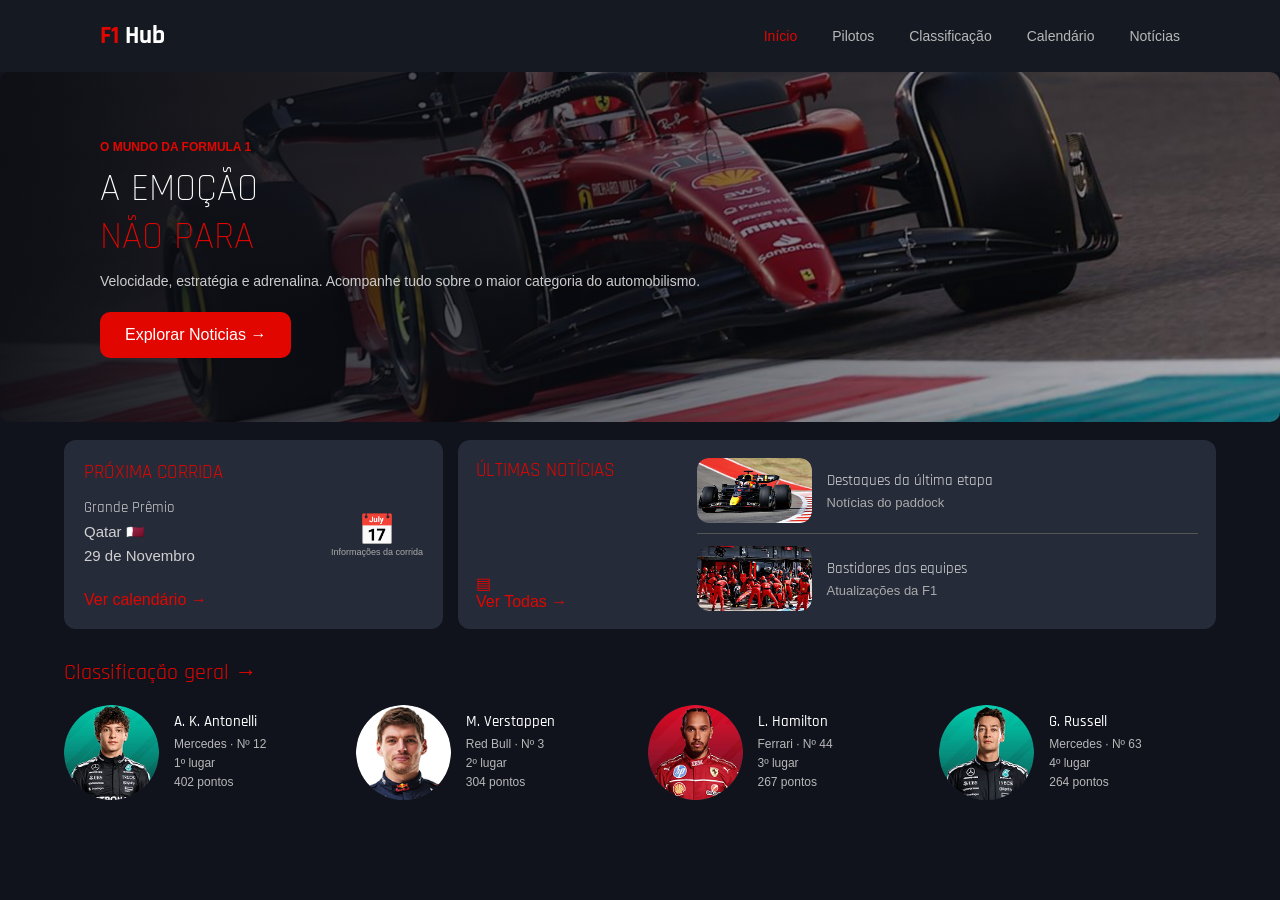
<file: index.html>
<!DOCTYPE html>
<html lang="pt-br">
<head>
    <meta charset="UTF-8">
    <meta name="viewport" content="width=device-width, initial-scale=1.0">
    <title>F1 HUB</title>
    <link rel="stylesheet" href="css/style.css">
</head>
<body>
    <header class="header">
        <div class="container">
            <a href="#" class="logo">
                <span>F1</span> Hub
            </a>
            <nav class="menu">
                <ul>
                    <li><a href="index.html">Início</a></li>
                    <li><a href="pilotos.html">Pilotos</a></li>
                    <li><a href="classificacao.html">Classificação</a></li>
                    <li><a href="calendario.html">Calendário</a></li>
                    <li><a href="noticias.html">Notícias</a></li>
                </ul>
            </nav>
        </div>
    </header>
    <main>
        <!-- Banner carro principal -->
        <section class="banner" id="inicio">
            <div class="banner-content">
                <span class="banner-subtitle">
                    O MUNDO DA FORMULA 1
                </span>
                <h1>
                    A EMOÇÃO<br>
                    <span>NÃO PARA</span>
                </h1>
                <p>
                    Velocidade, estratégia e adrenalina.
                    Acompanhe tudo sobre o maior categoria do automobilismo.
                </p>
                <a href="noticias.html" class="banner-button">
                    Explorar Noticias → 
                </a>
            </div>
        </section>
    <!-- ÁREA DE CORRIDA E NOTÍCIAS -->
<section class="dashboard">
    <!-- PRÓXIMA CORRIDA -->
    <div class="race-card" id="calendario">
        <h2>PRÓXIMA CORRIDA</h2>
        <div class="race-info">
            <div>
                <h3>Grande Prêmio</h3>
                <p>Qatar 🇶🇦</p>
                <p>29 de Novembro</p>
            </div>
            <div class="race-icon">
                📅
                <small>Informações da corrida</small>
            </div>
        </div>
        <a href="calendario.html" class="card-link">
            Ver calendário →
        </a>
    </div>

    <!-- ÚLTIMAS NOTÍCIAS -->
    <div class="news-card" id="noticias">
        <div class="news-title">
            <h2>ÚLTIMAS NOTÍCIAS</h2>
            <a href="noticias.html" class="card-link">
                ▤<br>
                Ver Todas →
            </a>
        </div>
        <div class="news-list">
            <!-- NOTÍCIA 1 -->
            <article class="news-item">
                <img src="assets/images/noticia1.jpg"
                     alt="Carro de Fórmula 1">
                <div>
                    <h3>Destaques da última etapa</h3>
                    <p>Notícias do paddock</p>
                </div>
            </article>
            <!-- NOTÍCIA 2 -->
            <article class="news-item">
                <img src="assets/images/noticia2.jpg"
                     alt="Equipe de Fórmula 1">
                <div>
                    <h3>Bastidores das equipes</h3>
                    <p>Atualizações da F1</p>
                </div>
            </article>
        </div>
    </div>

</section>
<!-- CLASSIFICAÇÃO GERAL -->
<section class="standings" id="pilotos">
    <h2>
        <a href="classificacao.html">
            Classificação geral →
        </a>
    </h2>
    <div class="drivers-list">
        <!-- PILOTO 1 -->
        <article class="driver">
            <img src="assets/images/Antonelli.png"
                 alt="Kimi Antonelli">

            <div class="driver-info">
                <h3>A. K. Antonelli</h3>
                <p>Mercedes · Nº 12</p>
                <p>1º lugar</p>
                <p>402 pontos</p>
            </div>
        </article>
        <!-- PILOTO 2 -->
        <article class="driver">
            <img src="assets/images/verstappen.png"
                 alt=" Max Verstappen">
            <div class="driver-info">
                <h3>M. Verstappen</h3>
                <p>Red Bull · Nº 3</p>
                <p>2º lugar</p>
                <p>304 pontos</p>
            </div>

        </article>

        <!-- PILOTO 3 -->
        <article class="driver">

            <img src="assets/images/hamilton.png"
                 alt="Lewis Hamilton">

            <div class="driver-info">
                <h3>L. Hamilton</h3>
                <p>Ferrari · Nº 44</p>
                <p>3º lugar</p>
                <p>267 pontos</p>
            </div>

        </article>

        <!-- PILOTO 4 -->
        <article class="driver">

            <img src="assets/images/russell.png"
                 alt="George Russell">

            <div class="driver-info">
                <h3>G. Russell</h3>
                <p>Mercedes · Nº 63</p>
                <p>4º lugar</p>
                <p>264 pontos</p>
            </div>
        </article>

    </div>

</section>


    </main>
    <script src="js/script.js"></script>
</body>
</html>
</file>
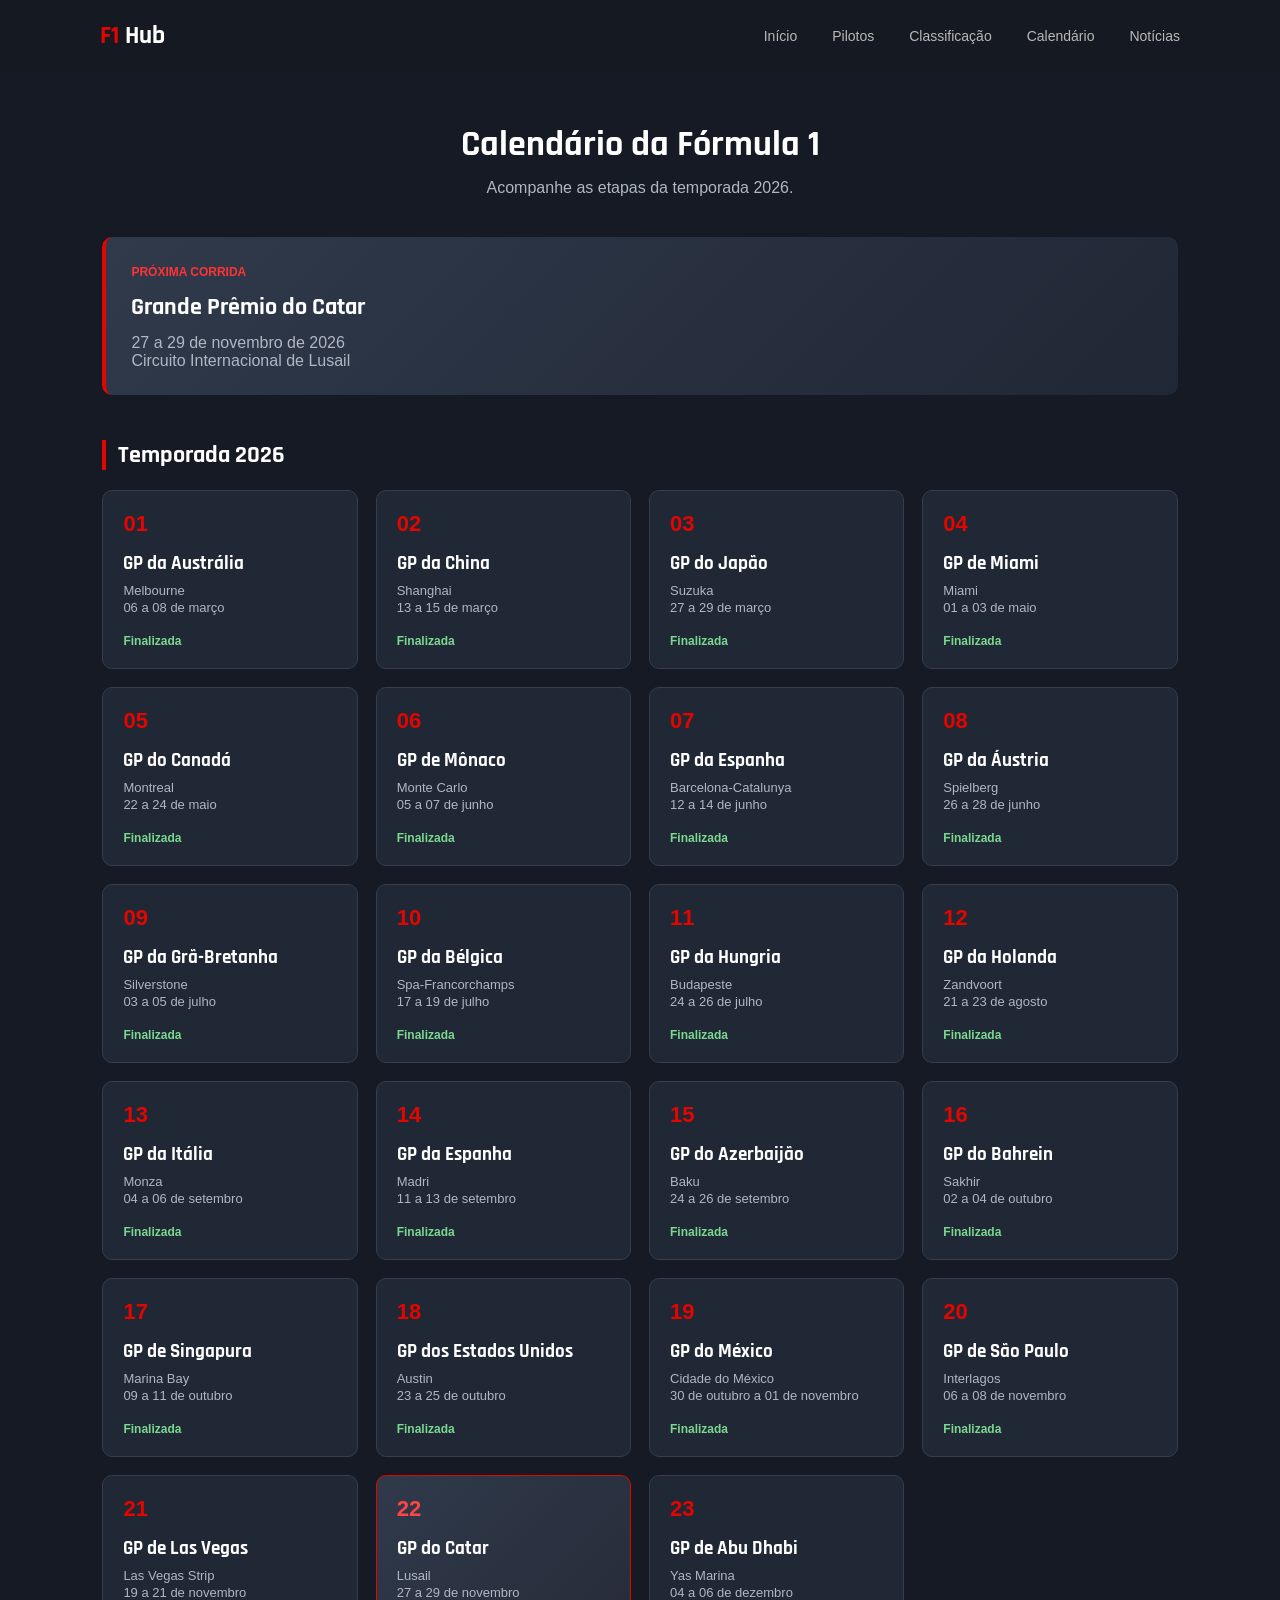
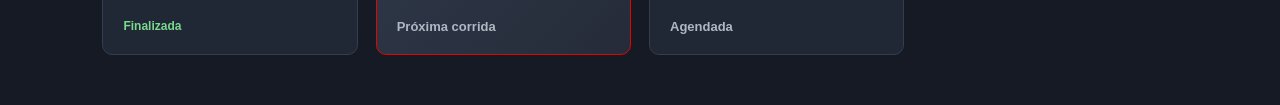
<file: calendario.html>
<!DOCTYPE html>
<html lang="pt-br">
<head>
    <meta charset="UTF-8">
    <meta name="viewport" content="width=device-width, initial-scale=1.0">
    <title>F1 Hub | Calendário</title>
    <link rel="stylesheet" href="css/style.css">
</head>
<body>
    <!-- CABEÇALHO -->
    <header class="header">
        <div class="container">
            <a href="index.html" class="logo">
                <span>F1</span> Hub
            </a>
            <nav class="menu">
                <ul>
                    <li> <a href="index.html">Início</a></li>
                    <li><a href="pilotos.html">Pilotos</a></li>
                    <li><a href="classificacao.html">Classificação</a></li>
                    <li><a href="calendario.html">Calendário</a></li>
                    <li><a href="noticias.html">Notícias</a></li>
                </ul>
            </nav>
        </div>
    </header>

<main class="calendario-page">

    <section class="calendario-intro">
        <h1>Calendário da Fórmula 1</h1>
        <p>Acompanhe as etapas da temporada 2026.</p>
    </section>

    <section class="proxima-corrida">
        <span class="corrida-status">PRÓXIMA CORRIDA</span>
        <h2>Grande Prêmio do Catar</h2>
        <p>27 a 29 de novembro de 2026</p>
        <span class="corrida-circuito">
            Circuito Internacional de Lusail
        </span>
    </section>

    <section class="calendario-section">

        <h2>Temporada 2026</h2>

        
<div class="corridas-grid">

    <article class="corrida-card">
        <span class="corrida-numero">01</span>
        <h3>GP da Austrália</h3>
        <p>Melbourne</p>
        <span>06 a 08 de março</span>
        <span class="corrida-finalizada">Finalizada</span>
    </article>

    <article class="corrida-card">
        <span class="corrida-numero">02</span>
        <h3>GP da China</h3>
        <p>Shanghai</p>
        <span>13 a 15 de março</span>
        <span class="corrida-finalizada">Finalizada</span>
    </article>

    <article class="corrida-card">
        <span class="corrida-numero">03</span>
        <h3>GP do Japão</h3>
        <p>Suzuka</p>
        <span>27 a 29 de março</span>
        <span class="corrida-finalizada">Finalizada</span>
    </article>

    <article class="corrida-card">
        <span class="corrida-numero">04</span>
        <h3>GP de Miami</h3>
        <p>Miami</p>
        <span>01 a 03 de maio</span>
        <span class="corrida-finalizada">Finalizada</span>
    </article>

    <article class="corrida-card">
        <span class="corrida-numero">05</span>
        <h3>GP do Canadá</h3>
        <p>Montreal</p>
        <span>22 a 24 de maio</span>
        <span class="corrida-finalizada">Finalizada</span>
    </article>

    <article class="corrida-card">
        <span class="corrida-numero">06</span>
        <h3>GP de Mônaco</h3>
        <p>Monte Carlo</p>
        <span>05 a 07 de junho</span>
        <span class="corrida-finalizada">Finalizada</span>
    </article>

    <article class="corrida-card">
        <span class="corrida-numero">07</span>
        <h3>GP da Espanha</h3>
        <p>Barcelona-Catalunya</p>
        <span>12 a 14 de junho</span>
        <span class="corrida-finalizada">Finalizada</span>
    </article>

    <article class="corrida-card">
        <span class="corrida-numero">08</span>
        <h3>GP da Áustria</h3>
        <p>Spielberg</p>
        <span>26 a 28 de junho</span>
        <span class="corrida-finalizada">Finalizada</span>
    </article>

    <article class="corrida-card">
        <span class="corrida-numero">09</span>
        <h3>GP da Grã-Bretanha</h3>
        <p>Silverstone</p>
        <span>03 a 05 de julho</span>
        <span class="corrida-finalizada">Finalizada</span>
    </article>

    <article class="corrida-card">
        <span class="corrida-numero">10</span>
        <h3>GP da Bélgica</h3>
        <p>Spa-Francorchamps</p>
        <span>17 a 19 de julho</span>
        <span class="corrida-finalizada">Finalizada</span>
    </article>

    <article class="corrida-card">
        <span class="corrida-numero">11</span>
        <h3>GP da Hungria</h3>
        <p>Budapeste</p>
        <span>24 a 26 de julho</span>
        <span class="corrida-finalizada">Finalizada</span>
    </article>

    <article class="corrida-card">
        <span class="corrida-numero">12</span>
        <h3>GP da Holanda</h3>
        <p>Zandvoort</p>
        <span>21 a 23 de agosto</span>
        <span class="corrida-finalizada">Finalizada</span>
    </article>

    <article class="corrida-card">
        <span class="corrida-numero">13</span>
        <h3>GP da Itália</h3>
        <p>Monza</p>
        <span>04 a 06 de setembro</span>
        <span class="corrida-finalizada">Finalizada</span>
    </article>

    <article class="corrida-card">
        <span class="corrida-numero">14</span>
        <h3>GP da Espanha</h3>
        <p>Madri</p>
        <span>11 a 13 de setembro</span>
        <span class="corrida-finalizada">Finalizada</span>
    </article>

    <article class="corrida-card">
        <span class="corrida-numero">15</span>
        <h3>GP do Azerbaijão</h3>
        <p>Baku</p>
        <span>24 a 26 de setembro</span>
        <span class="corrida-finalizada">Finalizada</span>
    </article>

    <article class="corrida-card">
        <span class="corrida-numero">16</span>
        <h3>GP do Bahrein</h3>
        <p>Sakhir</p>
        <span>02 a 04 de outubro</span>
        <span class="corrida-finalizada">Finalizada</span>
    </article>

    <article class="corrida-card">
        <span class="corrida-numero">17</span>
        <h3>GP de Singapura</h3>
        <p>Marina Bay</p>
        <span>09 a 11 de outubro</span>
        <span class="corrida-finalizada">Finalizada</span>
    </article>

    <article class="corrida-card">
        <span class="corrida-numero">18</span>
        <h3>GP dos Estados Unidos</h3>
        <p>Austin</p>
        <span>23 a 25 de outubro</span>
        <span class="corrida-finalizada">Finalizada</span>
    </article>

    <article class="corrida-card">
        <span class="corrida-numero">19</span>
        <h3>GP do México</h3>
        <p>Cidade do México</p>
        <span>30 de outubro a 01 de novembro</span>
        <span class="corrida-finalizada">Finalizada</span>
    </article>

    <article class="corrida-card">
        <span class="corrida-numero">20</span>
        <h3>GP de São Paulo</h3>
        <p>Interlagos</p>
        <span>06 a 08 de novembro</span>
        <span class="corrida-finalizada">Finalizada</span>
    </article>

    <article class="corrida-card">
        <span class="corrida-numero">21</span>
        <h3>GP de Las Vegas</h3>
        <p>Las Vegas Strip</p>
        <span>19 a 21 de novembro</span>
        <span class="corrida-finalizada">Finalizada</span>
    </article>

    <article class="corrida-card corrida-destaque">
        <span class="corrida-numero">22</span>
        <h3>GP do Catar</h3>
        <p>Lusail</p>
        <span>27 a 29 de novembro</span>
        <span class="corrida-proxima">Próxima corrida</span>
    </article>

    <article class="corrida-card">
        <span class="corrida-numero">23</span>
        <h3>GP de Abu Dhabi</h3>
        <p>Yas Marina</p>
        <span>04 a 06 de dezembro</span>
        <span class="corrida-agendada">Agendada</span>
    </article>

</div>


    </section>

</main>
</body>
</html>
</file>
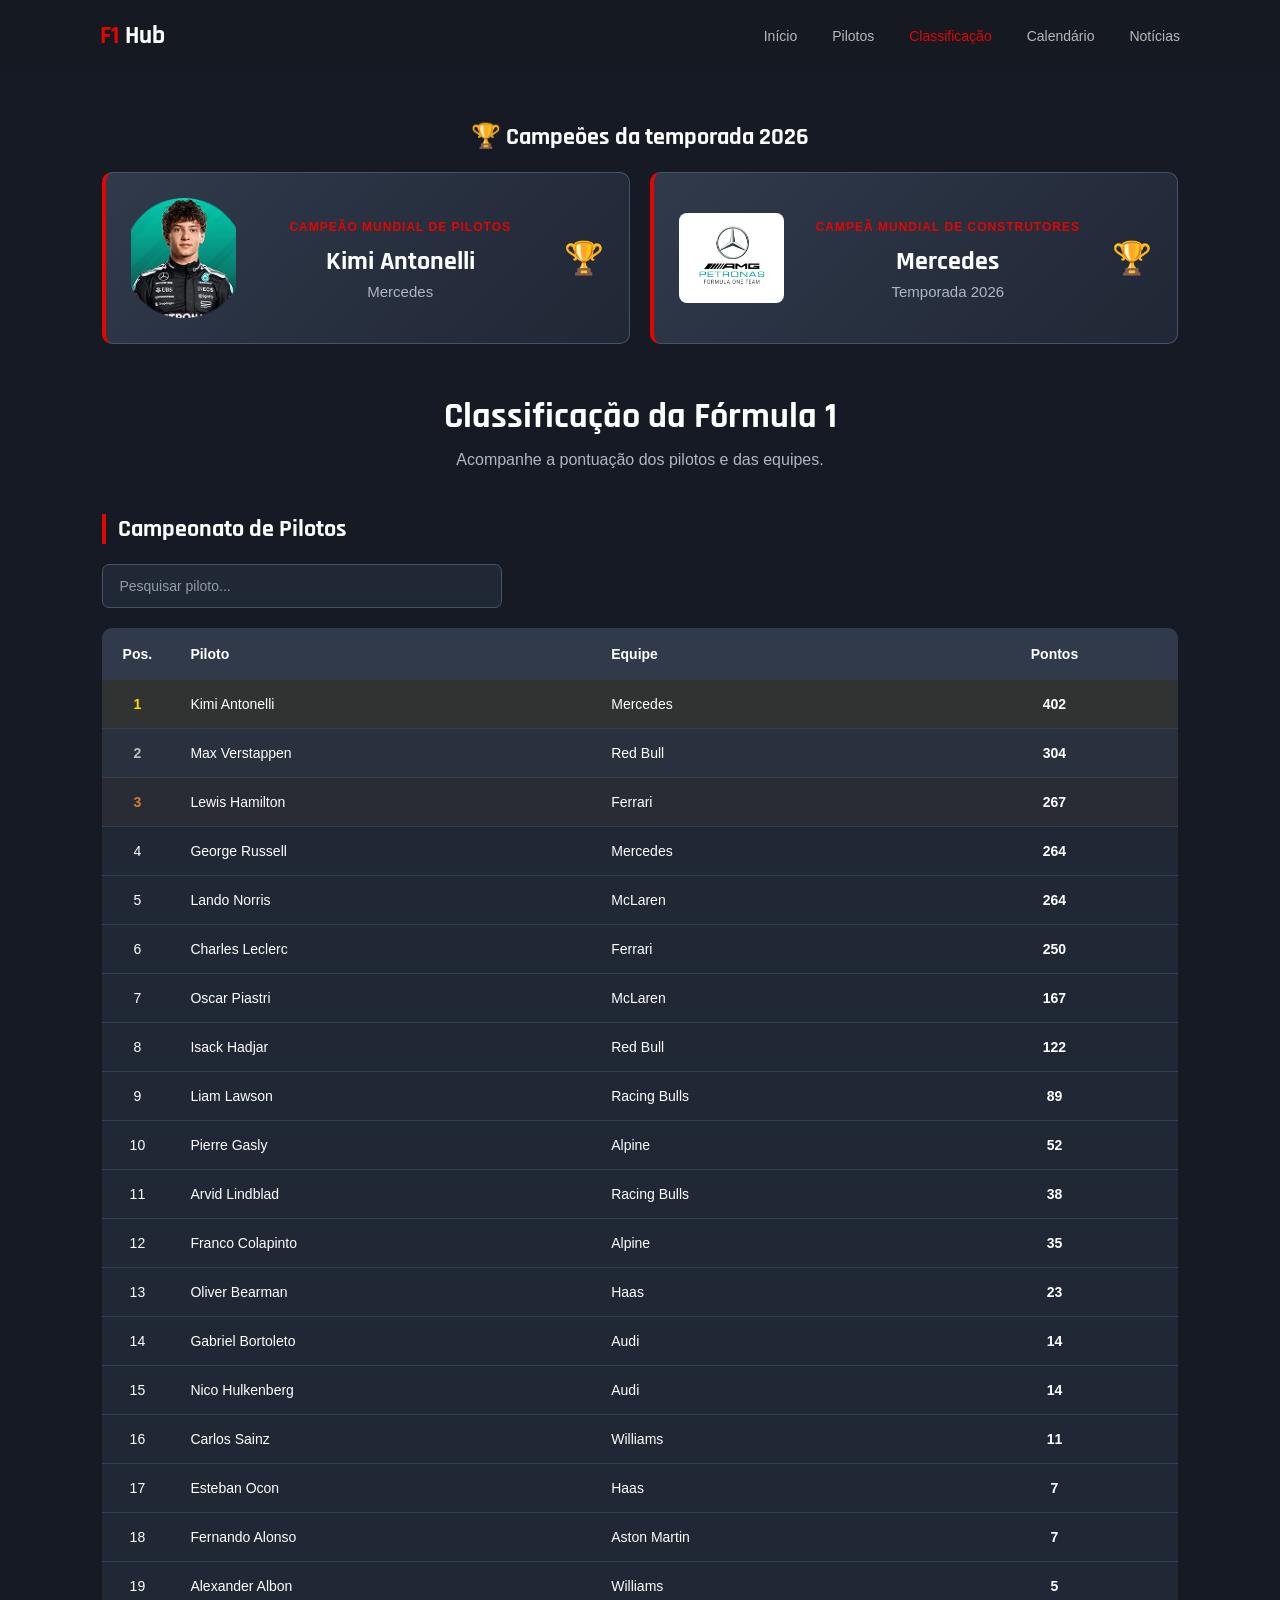
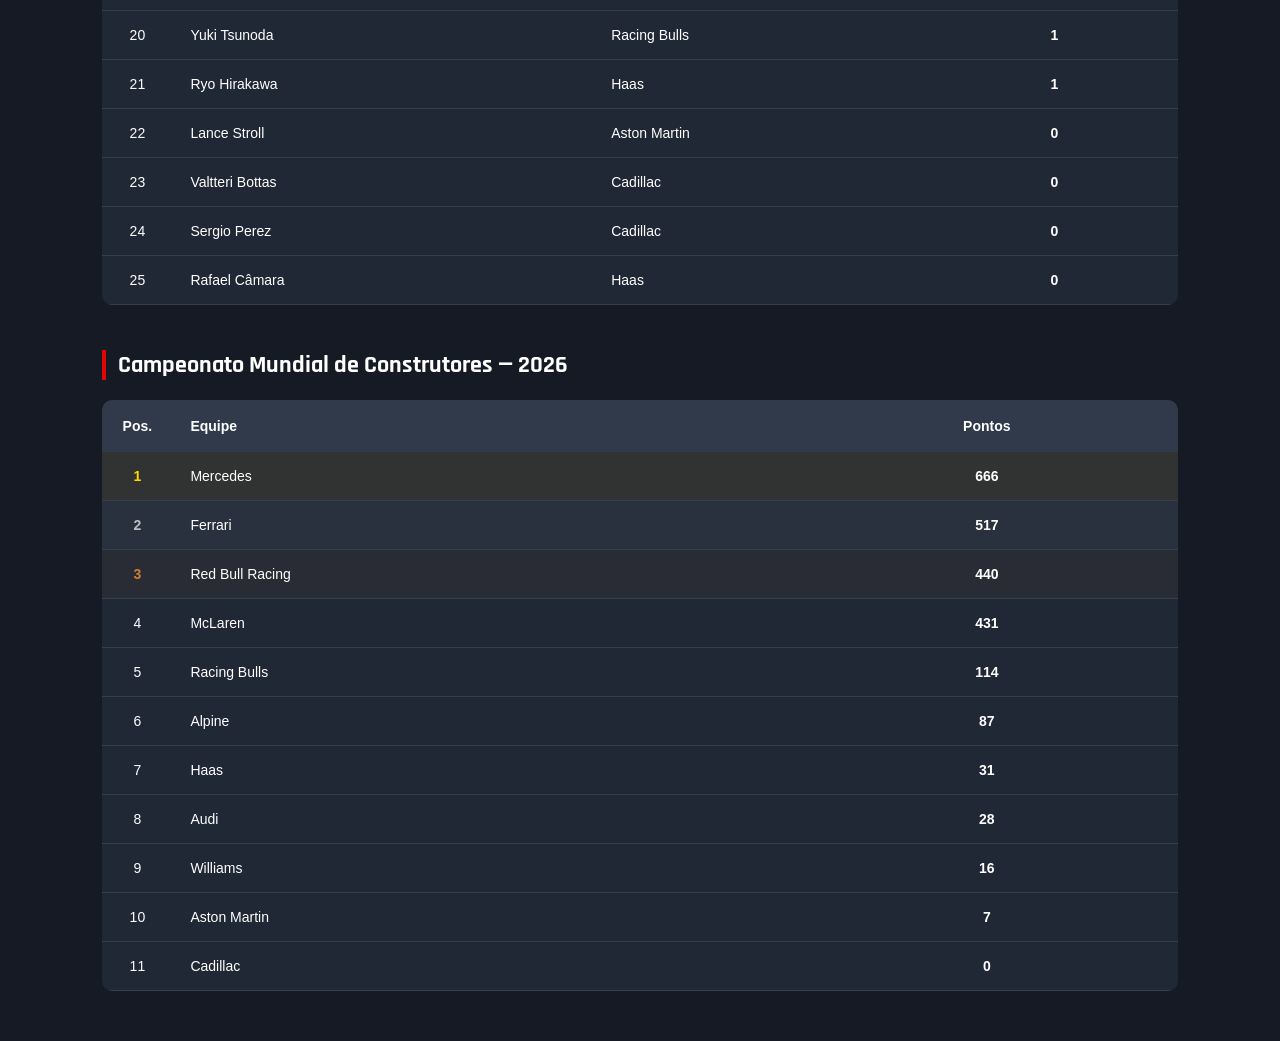
<file: classificacao.html>
<!DOCTYPE html>
<html lang="pt-br">

<head>
    <meta charset="UTF-8">
    <meta name="viewport" content="width=device-width, initial-scale=1.0">
    <title>F1 Hub | Classificação</title>
    <link rel="stylesheet" href="css/style.css">
</head>

<body>
    <!-- CABEÇALHO -->
    <header class="header">
        <div class="container">
            <a href="index.html" class="logo">
                <span>F1</span> Hub
            </a>
            <nav class="menu">
                <ul>
                    <li> <a href="index.html">Início</a></li>
                    <li><a href="pilotos.html">Pilotos</a></li>
                    <li><a href="classificacao.html">Classificação</a></li>
                    <li><a href="calendario.html">Calendário</a></li>
                    <li><a href="noticias.html">Notícias</a></li>
                </ul>
            </nav>
        </div>
    </header>
    <main class="classificacao-page">
        <section class="classificacao-intro">
            <section class="campeoes">
                <h2>🏆 Campeões da temporada 2026</h2>
                <div class="campeoes-grid">
                    <div class="campeao-card">
                        <img src="assets/images/Antonelli.png" alt="Kimi Antonelli" class="campeao-imagem">
                        <div class="campeao-conteudo">
                            <span class="campeao-tipo">
                                CAMPEÃO MUNDIAL DE PILOTOS
                            </span>
                            <h3>Kimi Antonelli</h3>
                            <p>Mercedes</p>
                        </div>
                        <span class="campeao-trofeu">🏆</span>
                    </div>
                    <div class="campeao-card">
                        <img src="assets/images/mercedes.png" alt="Logo da Mercedes"
                            class="campeao-imagem logo-mercedes">
                        <div class="campeao-conteudo">
                            <span class="campeao-tipo">
                                CAMPEÃ MUNDIAL DE CONSTRUTORES
                            </span>
                            <h3>Mercedes</h3>
                            <p>Temporada 2026</p>
                        </div>
                        <span class="campeao-trofeu">🏆</span>
                    </div>
                </div>
            </section>
            <h1>Classificação da Fórmula 1</h1>
            <p>Acompanhe a pontuação dos pilotos e das equipes.</p>
        </section>

        <section class="classificacao-section">
            <h2>Campeonato de Pilotos</h2>
            <div class="pesquisa-pilotos">
                <input type="text" id="buscarPiloto" placeholder="Pesquisar piloto...">
            </div>
            <div class="tabela-container">
                <table class="tabela-classificacao tabela-pilotos">
                    <thead>
                        <tr>
                            <th>Pos.</th>
                            <th>Piloto</th>
                            <th>Equipe</th>
                            <th>Pontos</th>
                        </tr>
                    </thead>
                        <!-- Os pilotos serão adicionados aqui -->
                    <tbody>
                        <tr class="primeiro-lugar">
                            <td>1</td>
                            <td>Kimi Antonelli</td>
                            <td>Mercedes</td>
                            <td>402</td>
                        </tr>

                        <tr class="segundo-lugar">
                            <td>2</td>
                            <td>Max Verstappen</td>
                            <td>Red Bull</td>
                            <td>304</td>
                        </tr>

                        <tr class="terceiro-lugar">
                            <td>3</td>
                            <td>Lewis Hamilton</td>
                            <td>Ferrari</td>
                            <td>267</td>
                        </tr>
                        <tr>
                            <td>4</td>
                            <td>George Russell</td>
                            <td>Mercedes</td>
                            <td>264</td>
                        </tr>
                        <tr>
                            <td>5</td>
                            <td>Lando Norris</td>
                            <td>McLaren</td>
                            <td>264</td>
                        </tr>
                        <tr>
                            <td>6</td>
                            <td>Charles Leclerc</td>
                            <td>Ferrari</td>
                            <td>250</td>
                        </tr>
                        <tr>
                            <td>7</td>
                            <td>Oscar Piastri</td>
                            <td>McLaren</td>
                            <td>167</td>
                        </tr>
                        <tr>
                            <td>8</td>
                            <td>Isack Hadjar</td>
                            <td>Red Bull</td>
                            <td>122</td>
                        </tr>
                        <tr>
                            <td>9</td>
                            <td>Liam Lawson</td>
                            <td>Racing Bulls</td>
                            <td>89</td>
                        </tr>
                        <tr>
                            <td>10</td>
                            <td>Pierre Gasly</td>
                            <td>Alpine</td>
                            <td>52</td>
                        </tr>
                        <tr>
                            <td>11</td>
                            <td>Arvid Lindblad</td>
                            <td>Racing Bulls</td>
                            <td>38</td>
                        </tr>
                        <tr>
                            <td>12</td>
                            <td>Franco Colapinto</td>
                            <td>Alpine</td>
                            <td>35</td>
                        </tr>
                        <tr>
                            <td>13</td>
                            <td>Oliver Bearman</td>
                            <td>Haas</td>
                            <td>23</td>
                        </tr>
                        <tr>
                            <td>14</td>
                            <td>Gabriel Bortoleto</td>
                            <td>Audi</td>
                            <td>14</td>
                        </tr>
                        <tr>
                            <td>15</td>
                            <td>Nico Hulkenberg</td>
                            <td>Audi</td>
                            <td>14</td>
                        </tr>
                        <tr>
                            <td>16</td>
                            <td>Carlos Sainz</td>
                            <td>Williams</td>
                            <td>11</td>
                        </tr>
                        <tr>
                            <td>17</td>
                            <td>Esteban Ocon</td>
                            <td>Haas</td>
                            <td>7</td>
                        </tr>
                        <tr>
                            <td>18</td>
                            <td>Fernando Alonso</td>
                            <td>Aston Martin</td>
                            <td>7</td>
                        </tr>
                        <tr>
                            <td>19</td>
                            <td>Alexander Albon</td>
                            <td>Williams</td>
                            <td>5</td>
                        </tr>
                        <tr>
                            <td>20</td>
                            <td>Yuki Tsunoda</td>
                            <td>Racing Bulls</td>
                            <td>1</td>
                        </tr>
                        <tr>
                            <td>21</td>
                            <td>Ryo Hirakawa</td>
                            <td>Haas</td>
                            <td>1</td>
                        </tr>
                        <tr>
                            <td>22</td>
                            <td>Lance Stroll</td>
                            <td>Aston Martin</td>
                            <td>0</td>
                        </tr>
                        <tr>
                            <td>23</td>
                            <td>Valtteri Bottas</td>
                            <td>Cadillac</td>
                            <td>0</td>
                        </tr>
                        <tr>
                            <td>24</td>
                            <td>Sergio Perez</td>
                            <td>Cadillac</td>
                            <td>0</td>
                        </tr>
                        <tr>
                            <td>25</td>
                            <td>Rafael Câmara</td>
                            <td>Haas</td>
                            <td>0</td>
                        </tr>
                    </tbody>

                    </tbody>
                </table>
            </div>
        </section>

        <section class="classificacao-section">

            <h2>Campeonato Mundial de Construtores — 2026</h2>

            <div class="tabela-container">
                <table class="tabela-classificacao">
                    <thead>
                        <tr>
                            <th>Pos.</th>
                            <th>Equipe</th>
                            <th>Pontos</th>
                        </tr>
                    </thead>

                    <tbody>
                        <tr class="primeiro-lugar">
                            <td>1</td>
                            <td>Mercedes</td>
                            <td>666</td>
                        </tr>

                        <tr class="segundo-lugar">
                            <td>2</td>
                            <td>Ferrari</td>
                            <td>517</td>
                        </tr>

                        <tr class="terceiro-lugar">
                            <td>3</td>
                            <td>Red Bull Racing</td>
                            <td>440</td>
                        </tr>
                        <tr>
                            <td>4</td>
                            <td>McLaren</td>
                            <td>431</td>
                        </tr>
                        <tr>
                            <td>5</td>
                            <td>Racing Bulls</td>
                            <td>114</td>
                        </tr>
                        <tr>
                            <td>6</td>
                            <td>Alpine</td>
                            <td>87</td>
                        </tr>
                        <tr>
                            <td>7</td>
                            <td>Haas</td>
                            <td>31</td>
                        </tr>
                        <tr>
                            <td>8</td>
                            <td>Audi</td>
                            <td>28</td>
                        </tr>
                        <tr>
                            <td>9</td>
                            <td>Williams</td>
                            <td>16</td>
                        </tr>
                        <tr>
                            <td>10</td>
                            <td>Aston Martin</td>
                            <td>7</td>
                        </tr>
                        <tr>
                            <td>11</td>
                            <td>Cadillac</td>
                            <td>0</td>
                        </tr>
                    </tbody>
                </table>
            </div>
        </section>
    </main>
    <script src="js/script.js"></script>
</body>
</html>
</file>
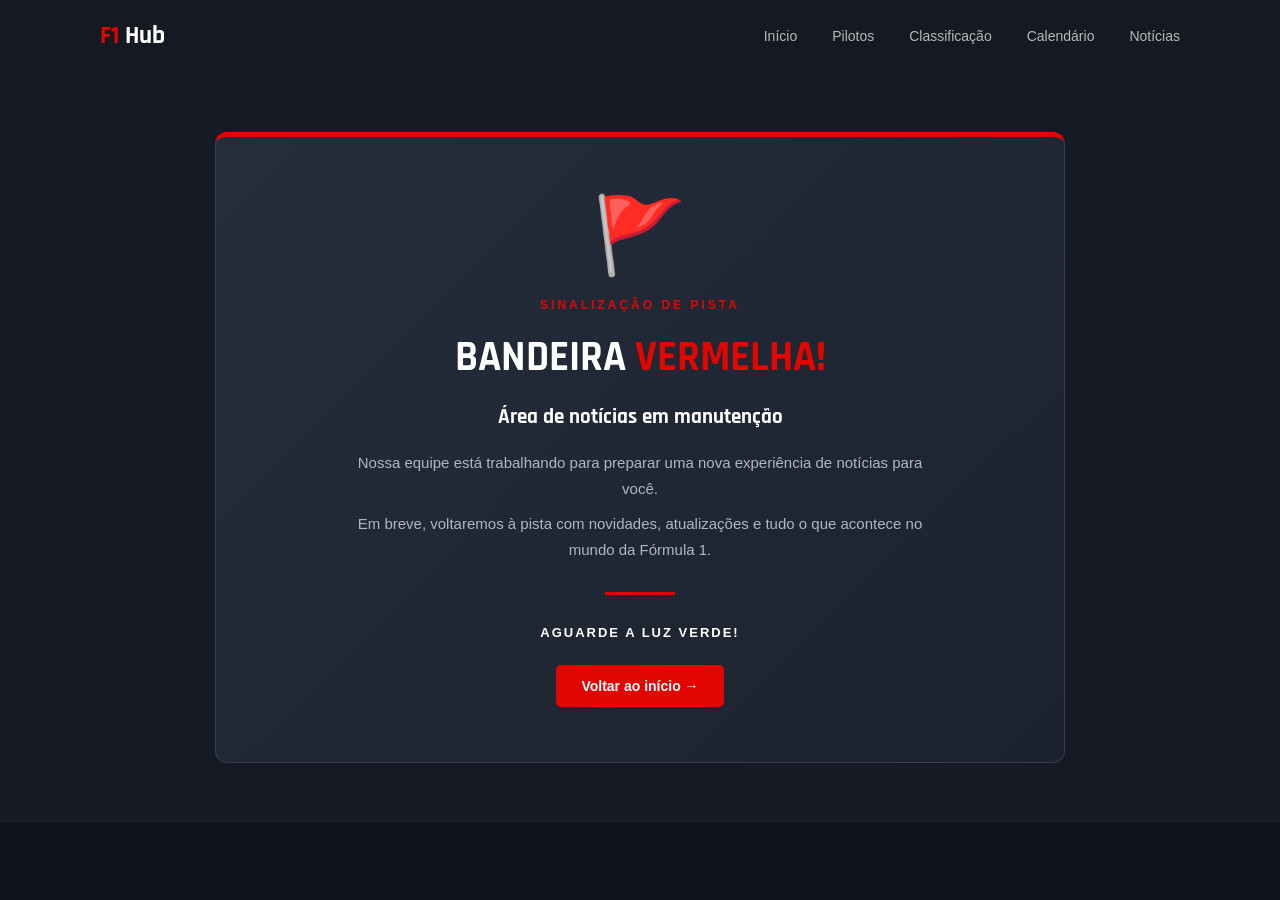
<file: noticias.html>
<!DOCTYPE html>
<html lang="pt-br">

<head>
    <meta charset="UTF-8">
    <meta name="viewport" content="width=device-width, initial-scale=1.0">
    <title>F1 Hub | Noticias</title>
    <link rel="stylesheet" href="css/style.css">
</head>

<body>
    <!-- CABEÇALHO -->
    <header class="header">
        <div class="container">
            <a href="index.html" class="logo">
                <span>F1</span> Hub
            </a>
            <nav class="menu">
                <ul>
                    <li> <a href="index.html">Início</a></li>
                    <li><a href="pilotos.html">Pilotos</a></li>
                    <li><a href="classificacao.html">Classificação</a></li>
                    <li><a href="calendario.html">Calendário</a></li>
                    <li><a href="noticias.html" >Notícias</a></li>
                </ul>
            </nav>
        </div>
    </header>
    <main class="noticias-page">
        <section class="noticias-manutencao">
            <div class="bandeira-vermelha">
                🚩
            </div>
            <span class="noticias-status">
                SINALIZAÇÃO DE PISTA
            </span>
            <h1>
                BANDEIRA <span>VERMELHA!</span>
            </h1>
            <h2>
                Área de notícias em manutenção
            </h2>
            <p>
                Nossa equipe está trabalhando para preparar
                uma nova experiência de notícias para você.
            </p>
            <p>
                Em breve, voltaremos à pista com novidades,
                atualizações e tudo o que acontece no mundo
                da Fórmula 1.
            </p>
            <div class="linha-manutencao"></div>
            <span class="noticias-em-breve">
                AGUARDE A LUZ VERDE!
            </span>
            <a href="index.html" class="noticias-button">
                Voltar ao início →
            </a>
        </section>
    </main>
</body>
</html>
</file>
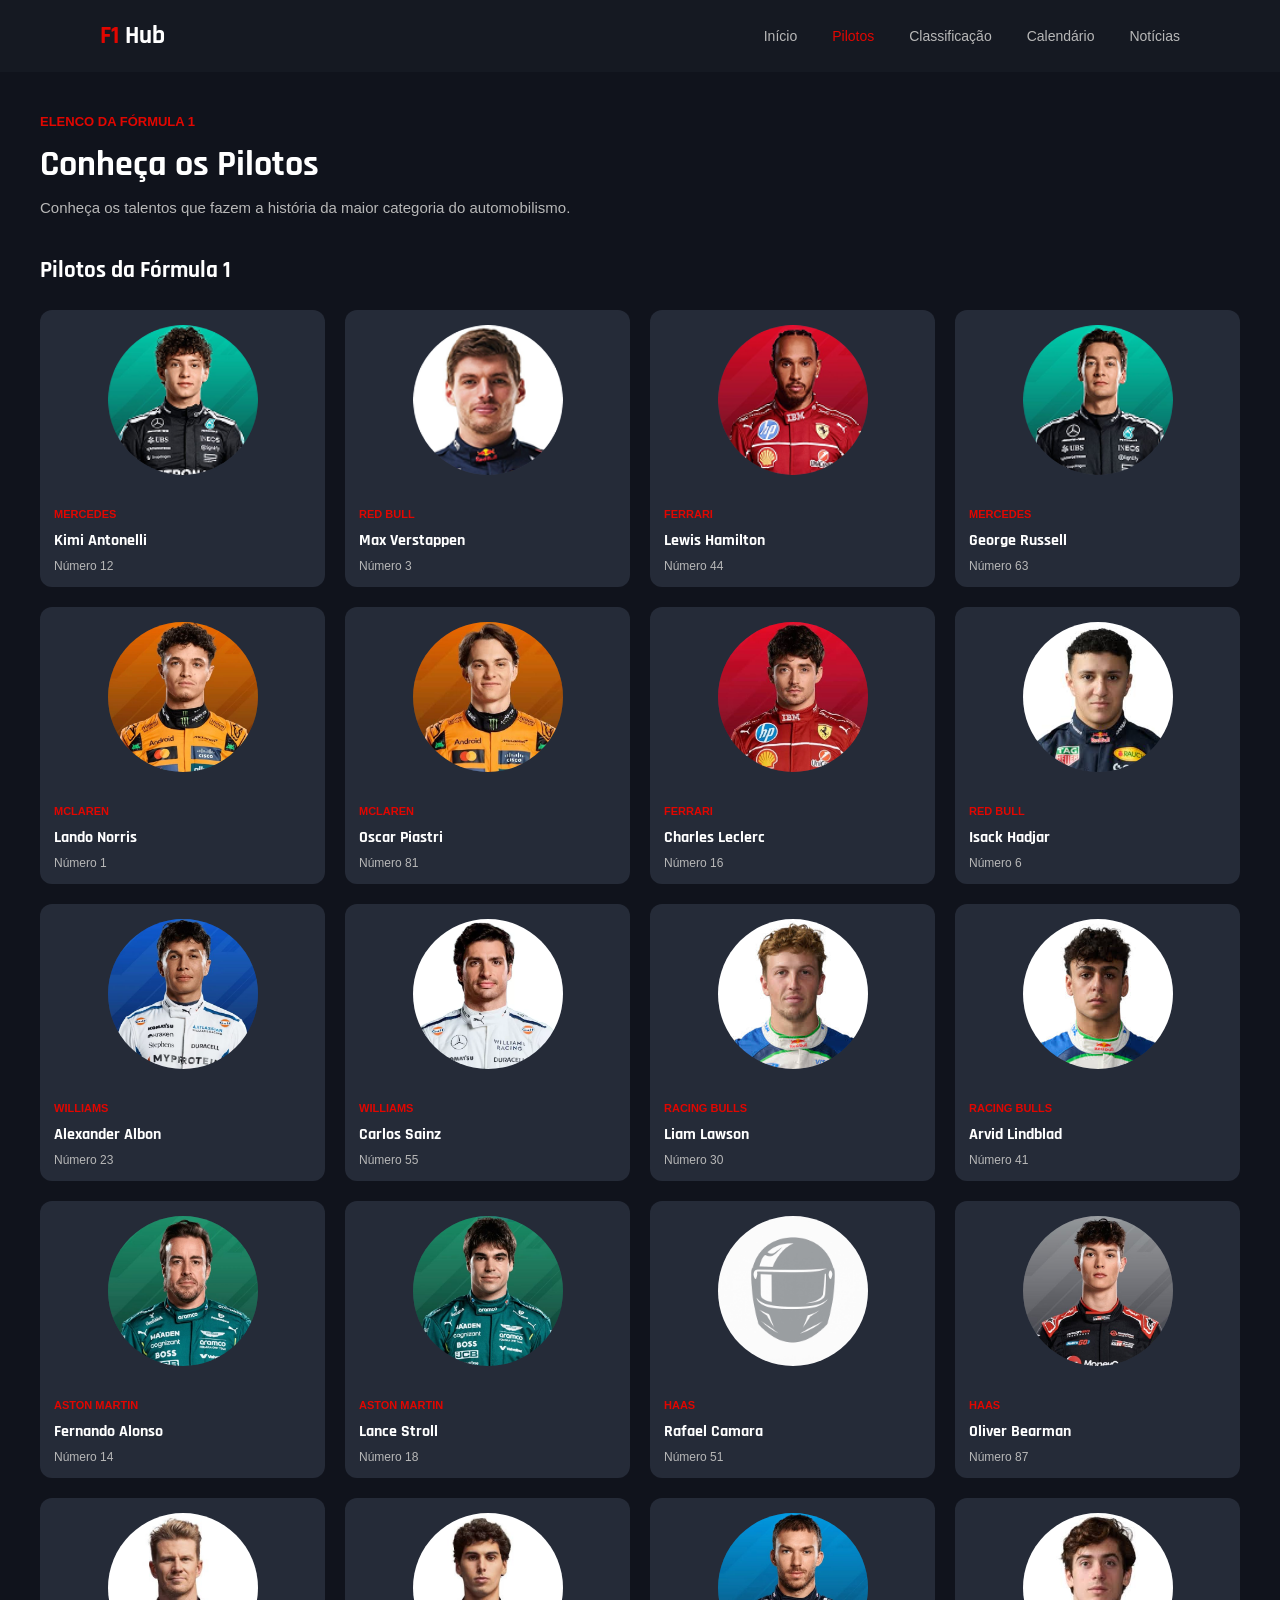
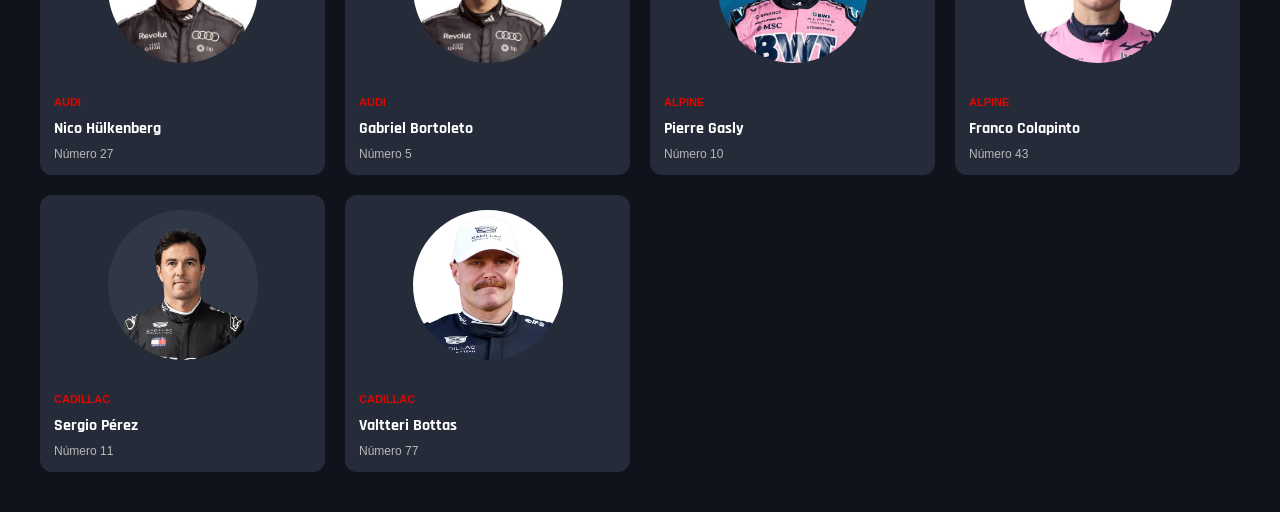
<file: pilotos.html>
<!DOCTYPE html>
<html lang="pt-br">
<head>
    <meta charset="UTF-8">
    <meta name="viewport" content="width=device-width, initial-scale=1.0">
    <title>F1 Hub | Pilotos</title>
    <link rel="stylesheet" href="css/style.css">
</head>
<body>
    <!-- CABEÇALHO -->
    <header class="header">
        <div class="container">
            <a href="index.html" class="logo">
                <span>F1</span> Hub
            </a>
            <nav class="menu">
                <ul>
                    <li> <a href="index.html">Início</a></li>
                    <li><a href="pilotos.html" >Pilotos</a></li>
                    <li><a href="classificacao.html">Classificação</a></li>
                    <li><a href="calendario.html">Calendário</a></li>
                    <li><a href="noticias.html">Notícias</a></li>
                </ul>
            </nav>
        </div>
    </header>
    <!-- CONTEÚDO PRINCIPAL -->
    <main class="pilotos-page">
        <section class="pilotos-intro">
            <span>ELENCO DA FÓRMULA 1</span>
            <h1>
                Conheça os Pilotos
            </h1>
            <p>
                Conheça os talentos que fazem a história
                da maior categoria do automobilismo.
            </p>
        </section>
        <!-- LISTA DE PILOTOS -->
        <section class="pilotos-section">
            <h2>Pilotos da Fórmula 1</h2>
            <div class="pilotos-grid">
                <!-- ANTONELLI -->
                <article class="piloto-card">
                    <img src="./assets/images/Antonelli.png" alt="Kimi Antonelli">
                    <div class="piloto-info">
                        <span class="piloto-equipe">MERCEDES</span>
                        <h3>Kimi Antonelli</h3>
                        <p>Número 12</p>
                    </div>
                </article>
                <!-- MAX  -->
                <article class="piloto-card">
                    <img src="assets/images/verstappen.png" alt="Max Verstappen">
                    <div class="piloto-info">
                        <span class="piloto-equipe">RED BULL</span>
                        <h3>Max Verstappen</h3>
                        <p>Número 3</p>
                    </div>
                </article>
                <!-- HAMILTON -->
                <article class="piloto-card">
                    <img src="assets/images/hamilton.png" alt="Lewis Hamilton">
                    <div class="piloto-info">
                        <span class="piloto-equipe">FERRARI</span>
                        <h3>Lewis Hamilton</h3>
                        <p>Número 44</p>
                    </div>
                </article>
                <!-- RUSSELL -->
                <article class="piloto-card">
                    <img src="assets/images/russell.png" alt="George Russell">
                    <div class="piloto-info">
                        <span class="piloto-equipe">MERCEDES</span>
                        <h3>George Russell</h3>
                        <p>Número 63</p>
                    </div>
                </article>
                <!-- NORRIS -->
                <article class="piloto-card">
                    <img src="assets/images/norris.png" alt="Lando Norris">
                    <div class="piloto-info">
                        <span class="piloto-equipe">MCLAREN</span>
                        <h3>Lando Norris</h3>
                        <p>Número 1</p>
                    </div>
                </article>
                <!-- PIASTRI -->
                <article class="piloto-card">
                    <img src="assets/images/piastri.png" alt="Oscar Piastri">
                    <div class="piloto-info">
                        <span class="piloto-equipe">MCLAREN</span>
                        <h3>Oscar Piastri</h3>
                        <p>Número 81</p>
                    </div>
                </article>
                <!-- LECLERC -->
                <article class="piloto-card">
                    <img src="assets/images/leclerc.png" alt="Charles Leclerc">
                    <div class="piloto-info">
                        <span class="piloto-equipe">FERRARI</span>
                        <h3>Charles Leclerc</h3>
                        <p>Número 16</p>
                    </div>
                </article>
                <!--  HADJAR-->
                <article class="piloto-card">
                    <img src="assets/images/hadjar.png" alt="Isack Hadjar">
                    <div class="piloto-info">
                        <span class="piloto-equipe">RED BULL</span>
                        <h3>Isack Hadjar</h3>
                        <p>Número 6</p>
                    </div>
                </article>
                <!-- ALBON -->
                <article class="piloto-card">
                    <img src="assets/images/albon.png" alt="Alexander Albon">
                    <div class="piloto-info">
                        <span class="piloto-equipe">WILLIAMS</span>
                        <h3>Alexander Albon</h3>
                        <p>Número 23</p>
                    </div>
                </article>
                <!-- SAINZ -->
                <article class="piloto-card">
                    <img src="assets/images/sainz.png" alt="Carlos Sainz">
                    <div class="piloto-info">
                        <span class="piloto-equipe">WILLIAMS</span>
                        <h3>Carlos Sainz</h3>
                        <p>Número 55</p>
                    </div>
                </article>
                <!-- LAWSON -->
                <article class="piloto-card">
                    <img src="assets/images/lawson.png" alt="Liam Lawson">
                    <div class="piloto-info">
                        <span class="piloto-equipe">RACING BULLS</span>
                        <h3>Liam Lawson</h3>
                        <p>Número 30</p>
                    </div>
                </article>
                <!-- LINDBLAD -->
                <article class="piloto-card">
                    <img src="assets/images/lindblad.png" alt="Arvid Lindblad">
                    <div class="piloto-info">
                        <span class="piloto-equipe">RACING BULLS</span>
                        <h3>Arvid Lindblad</h3>
                        <p>Número 41</p>
                    </div>
                </article>
                <!-- ALONSO -->
                <article class="piloto-card">
                    <img src="assets/images/alonso.png" alt="Fernando Alonso">
                    <div class="piloto-info">
                        <span class="piloto-equipe">ASTON MARTIN</span>
                        <h3>Fernando Alonso</h3>
                        <p>Número 14</p>
                    </div>
                </article>
                <!-- STROLL -->
                <article class="piloto-card">
                    <img src="assets/images/stroll.png" alt="Lance Stroll">
                    <div class="piloto-info">
                        <span class="piloto-equipe">ASTON MARTIN</span>
                        <h3>Lance Stroll</h3>
                        <p>Número 18</p>
                    </div>
                </article>
                <!-- CAMARA -->
                <article class="piloto-card">
                    <img src="assets/images/camara.png" alt="Esteban Ocon">
                    <div class="piloto-info">
                        <span class="piloto-equipe">HAAS</span>
                        <h3>Rafael Camara</h3>
                        <p>Número 51</p>
                    </div>
                </article>
                <!-- BEARMAN -->
                <article class="piloto-card">
                    <img src="assets/images/bearman.png" alt="Oliver Bearman">
                    <div class="piloto-info">
                        <span class="piloto-equipe">HAAS</span>
                        <h3>Oliver Bearman</h3>
                        <p>Número 87</p>
                    </div>
                </article>
                <!-- HULKENBERG -->
                <article class="piloto-card">
                    <img src="assets/images/hulkenberg.png" alt="Nico Hulkenberg">
                    <div class="piloto-info">
                        <span class="piloto-equipe">AUDI</span>
                        <h3>Nico Hülkenberg</h3>
                        <p>Número 27</p>
                    </div>
                </article>
                <!-- BORTOLETO -->
                <article class="piloto-card">
                    <img src="assets/images/bortoleto.png" alt="Gabriel Bortoleto">
                    <div class="piloto-info">
                        <span class="piloto-equipe">AUDI</span>
                        <h3>Gabriel Bortoleto</h3>
                        <p>Número 5</p>
                    </div>
                </article>
                <!-- GASLY -->
                <article class="piloto-card">
                    <img src="assets/images/gasly.png" alt="Pierre Gasly">
                    <div class="piloto-info">
                        <span class="piloto-equipe">ALPINE</span>
                        <h3>Pierre Gasly</h3>
                        <p>Número 10</p>
                    </div>
                </article>
                <!-- COLAPINTO -->
                <article class="piloto-card">
                    <img src="assets/images/colapinto.png" alt="Franco Colapinto">
                    <div class="piloto-info">
                        <span class="piloto-equipe">ALPINE</span>
                        <h3>Franco Colapinto</h3>
                        <p>Número 43</p>
                    </div>
                </article>
                <!-- PEREZ -->
                <article class="piloto-card">
                    <img src="assets/images/perez.png" alt="Sergio Perez">
                    <div class="piloto-info">
                        <span class="piloto-equipe">CADILLAC</span>
                        <h3>Sergio Pérez</h3>
                        <p>Número 11</p>
                    </div>
                </article>
                <!-- BOTTAS -->
                <article class="piloto-card">
                    <img src="assets/images/bottas.png" alt="Valtteri Bottas">
                    <div class="piloto-info">
                        <span class="piloto-equipe">CADILLAC</span>
                        <h3>Valtteri Bottas</h3>
                        <p>Número 77</p>
                    </div>
                </article>
            </div>
        </section>
    </main>
    <script src="js/script.js"></script>
</body>

</html>
</file>
<file: css/style.css>
@import url('https://fonts.googleapis.com/css2?family=Montserrat:wght@400;500;600;700;800&family=Rajdhani:wght@400;500;600;700&display=swap');

body {
    font-family: 'Montserrat', sans-serif;
}

h1, h2, h3, .logo {
    font-family: 'Rajdhani', sans-serif;
}
/* Configurações gerais */
* {
    margin: 0;
    padding: 0;
    box-sizing: border-box;
}

body {
    background-color: #10131c;
    color: #ffffff;
    font-family: Arial, sans-serif;
}
/* CABEÇALHO */

.header {
    width: 100%;
    padding: 20px 40px;
    background-color: #151922;
}

.container {
    display: flex;
    align-items: center;
    justify-content: space-between;
}

/* LOGO */

.logo {
    color: #ffffff;
    font-size: 25px;
    font-weight: bold;
    text-decoration: none;
}

.logo span {
    color: #e10600;
}

/* MENU */

.menu ul {
    display: flex;
    align-items: center;
    gap: 35px;
    list-style: none;
}

.menu a {
    color: #b8b8b8;
    text-decoration: none;
    font-size: 14px;
    transition: 0.3s;
}

.menu a:hover,
.menu a.active {
    color: #e10600;
}
/* BANNER PRINCIPAL */

.banner {
    width: 100%;
    min-height: 350px;

    background-image:
        linear-gradient(
            to right,
            rgba(10, 12, 18, 0.95),
            rgba(10, 12, 18, 0.2)
        ),
        url("../assets/images/banner-f1.jpg");

    background-size: cover;
    background-position: center;

    display: flex;
    align-items: center;

    padding: 40px;
    border-radius: 10px;
}

/* CONTEÚDO DO BANNER */

.banner-content {
    max-width: 450px;
}

.banner-subtitle {
    color: #e10600;
    font-size: 12px;
    font-weight: bold;
}

.banner h1 {
    font-size: 38px;
    font-weight: 300;
    margin: 10px 0;
}

.banner h1 span {
    color: #e10600;
}

.banner p {
    color: #cccccc;
    font-size: 14px;
    line-height: 1.5;
    margin-bottom: 20px;
}

/* BOTÃO */

.banner-button {
    display: inline-block;
    background-color: #e10600;
    color: white;

    padding: 14px 25px;
    border-radius: 10px;

    text-decoration: none;
    transition: 0.3s;
}

.banner-button:hover {
    background-color: #a80000;
    transform: scale(1.05);
}
@media (max-width: 768px) {

    .header {
        padding: 20px;
    }

    .container {
        flex-direction: column;
        gap: 20px;
    }

    .menu ul {
        flex-wrap: wrap;
        justify-content: center;
        gap: 15px;
    }

    .banner {
        min-height: 300px;
        padding: 25px;
    }

    .banner h1 {
        font-size: 30px;
    }
}


/* DASHBOARD */

.dashboard {
    display: grid;
    grid-template-columns: 1fr 2fr;
    gap: 15px;
    margin-top: 18px;
}

/* PRÓXIMA CORRIDA */

.race-card {
    background-color: #252b38;
    padding: 20px;
    border-radius: 12px;

    display: flex;
    flex-direction: column;
    justify-content: space-between;
}

.race-card h2,
.news-title h2 {
    color: #e10600;
    font-size: 19px;
    font-weight: 400;
    margin-bottom: 12px;
}

.race-info {
    display: flex;
    justify-content: space-between;
    align-items: center;
}

.race-info h3,
.race-info p {
    color: #d0d0d0;
    font-size: 15px;
    font-weight: 400;
    margin-bottom: 6px;
}

.race-icon {
    font-size: 30px;
    color: #e10600;
    text-align: center;
}

.race-icon small {
    display: block;
    font-size: 9px;
    color: #aaa;
}

.card-link {
    display: inline-block;
    color: #e10600;
    text-decoration: none;
    margin-top: 20px;
    transition: 0.3s;
}

.card-link:hover {
    color: #ffffff;
}

/* ÚLTIMAS NOTÍCIAS */

.news-card {
    background-color: #252b38;
    border: none;
    border-radius: 12px;

    padding: 18px;

    display: grid;
    grid-template-columns: 0.8fr 2fr;
    gap: 20px;
}

.news-title {
    display: flex;
    flex-direction: column;
    justify-content: space-between;
}

.news-list {
    display: flex;
    flex-direction: column;
    gap: 12px;
}

.news-item {
    display: flex;
    align-items: center;
    gap: 15px;
    padding-bottom: 10px;
    border-bottom: 1px solid #555;
}

.news-item:last-child {
    border-bottom: none;
    padding-bottom: 0;
}

.news-item img {
    width: 115px;
    height: 65px;
    object-fit: cover;
    border-radius: 12px;
}

.news-item h3 {
    color: #ddd;
    font-size: 15px;
    font-weight: 400;
    margin-bottom: 5px;
}

.news-item p {
    color: #aaa;
    font-size: 13px;
}
@media (max-width: 768px) {

    .dashboard {
        grid-template-columns: 1fr;
    }

    .news-card {
        grid-template-columns: 1fr;
    }

    .news-title {
        gap: 10px;
    }

    .news-item img {
        width: 100px;
        height: 65px;
    }

}
/* CLASSIFICAÇÃO GERAL */

.standings {
    margin-top: 20px;
    padding: 10px 0;
}

.standings h2 {
    color: #e10600;
    font-size: 22px;
    font-weight: 400;
    margin-bottom: 18px;
}

.drivers-list {
    display: grid;
    grid-template-columns: repeat(4, 1fr);
    gap: 15px;
}

.driver {
    display: flex;
    align-items: center;
    gap: 15px;
}

.driver img {
    width: 95px;
    height: 95px;
    min-width: 95px;
    border-radius: 50%;
    object-fit: cover;
    background-color: #252b38;
}

.driver-info h3 {
    color: #ffffff;
    font-size: 15px;
    font-weight: 500;
    margin-bottom: 6px;
}

.driver-info p {
    color: #b8b8b8;
    font-size: 12px;
    margin-bottom: 5px;
}
/* LIMITAR LARGURA DO CONTEÚDO */
.dashboard,
.standings {
    width: 90%;
    max-width: 1280px;
    margin-left: auto;
    margin-right: auto;
}

/* CENTRALIZAR CONTEÚDO DO BANNER */
.banner-content {
    width: 90%;
    max-width: 1280px;
    margin-left: auto;
    margin-right: auto;
}

/* CONTAINER DO CABEÇALHO */
.container {
    width: 90%;
    max-width: 1280px;
    margin-left: auto;
    margin-right: auto;
}
/* CORRIGIR CORES DOS LINKS */
a {
    color: inherit;
    text-decoration: none;
}

a:visited {
    color: inherit;
}

a:hover {
    color: #ff1e00;
}

@media (max-width: 768px) {

    .drivers-list {
        grid-template-columns: repeat(2, 1fr);
        gap: 20px;
    }

    .driver img {
        width: 75px;
        height: 75px;
        min-width: 75px;
    }

}

@media (max-width: 480px) {

    .drivers-list {
        grid-template-columns: 1fr;
    }

}
/*------------------pilotos.hml--------------------------------------*/
.pilotos-page {
    padding: 40px;
    min-height: 100vh;
}

/* INTRODUÇÃO */

.pilotos-intro {
    margin-bottom: 40px;
}

.pilotos-intro span {
    color: #e10600;
    font-size: 13px;
    font-weight: bold;
}

.pilotos-intro h1 {
    color: #ffffff;
    font-size: 36px;
    margin: 12px 0;
}

.pilotos-intro p {
    color: #b8b8b8;
    font-size: 15px;
}

/* SEÇÃO DOS PILOTOS */

.pilotos-section h2 {
    color: #ffffff;
    font-size: 23px;
    margin-bottom: 25px;
}

/* GRID */

.pilotos-grid {
    display: grid;
    grid-template-columns: repeat(4, 1fr);
    gap: 20px;
}

/* CARTÃO DO PILOTO */

.piloto-card {
    background-color: #252b38;
    border-radius: 12px;
    overflow: hidden;
    max-width: 100%;
    transition: transform 0.3s;
}

.piloto-card:hover {
    transform: translateY(-6px);
}

.piloto-card img {
    width: 150px;
    height: 150px;
    object-fit: cover;
    object-position: center top;
    border-radius: 50%;
    display: block;
    margin: 15px auto;
    background-color: #303746;
}

.piloto-info {
    padding: 14px;
}

.piloto-equipe {
    color: #e10600;
    font-size: 11px;
    font-weight: bold;
}

.piloto-info h3 {
    color: #ffffff;
    font-size: 16px;
    margin: 8px 0;
}

.piloto-info p {
    color: #b8b8b8;
    font-size: 12px;
}
@media (max-width: 900px) {

    .pilotos-grid {
        grid-template-columns: repeat(2, 1fr);
    }

}

@media (max-width: 600px) {

    .pilotos-page {
        padding: 20px;
    }

    .pilotos-grid {
        grid-template-columns: 1fr;
    }

    .pilotos-intro h1 {
        font-size: 28px;
    }

}

/*-------------classificação---------------------*/
.classificacao-page {
    padding: 50px 8%;
    background-color: #151a24;
    min-height: 100vh;
}

.classificacao-intro {
    text-align: center;
    margin-bottom: 45px;
}

.classificacao-intro h1 {
    font-size: 36px;
    color: #ffffff;
    margin-bottom: 12px;
}

.classificacao-intro p {
    color: #b0b7c3;
    font-size: 16px;
}

.classificacao-section {
    max-width: 1100px;
    margin: 0 auto;
}
.classificacao-section + .classificacao-section {
    margin-top: 45px;
}

.classificacao-section h2 {
    color: #ffffff;
    font-size: 24px;
    margin-bottom: 20px;
    border-left: 4px solid #e10600;
    padding-left: 12px;
}

.tabela-container {
    width: 100%;
    overflow-x: auto;
    background-color: #202735;
    border-radius: 10px;
}

.tabela-classificacao {
    width: 100%;
    border-collapse: collapse;
    color: #ffffff;
}

.tabela-classificacao th {
    background-color: #303a4b;
    color: #ffffff;
    padding: 18px;
    text-align: left;
    font-size: 14px;
}

.tabela-classificacao td {
    padding: 16px 18px;
    border-bottom: 1px solid #343e4e;
    font-size: 14px;
}

.tabela-classificacao tbody tr:hover {
    background-color: #2b3545;
}

.tabela-classificacao th:first-child,
.tabela-classificacao td:first-child {
    width: 70px;
    text-align: center;
}

.tabela-classificacao th:last-child,
.tabela-classificacao td:last-child {
    text-align: center;
    font-weight: bold;
}

@media (max-width: 600px) {
    .classificacao-page {
        padding: 35px 5%;
    }

    .classificacao-intro h1 {
        font-size: 28px;
    }

    .classificacao-section h2 {
        font-size: 20px;
    }
}

/* DESTAQUE DOS CAMPEÕES */
.campeoes {
    max-width: 1100px;
    margin: 0 auto 50px;
}

.campeoes h2 {
    color: #ffffff;
    font-size: 24px;
    margin-bottom: 20px;
}

.campeoes-grid {
    display: grid;
    grid-template-columns: repeat(2, 1fr);
    gap: 20px;
}

.campeao-card {
    position: relative;
    background: linear-gradient(135deg, #303a4b, #202735);
    border: 1px solid #465267;
    border-left: 4px solid #e10600;
    border-radius: 10px;
    padding: 25px;
    overflow: hidden;
}

.campeao-tipo {
    color: #e10600;
    font-size: 12px;
    font-weight: bold;
    letter-spacing: 1px;
}

.campeao-card h3 {
    color: #ffffff;
    font-size: 26px;
    margin: 14px 0 5px;
}

.campeao-card p {
    color: #b0b7c3;
    font-size: 15px;
}

.campeao-trofeu {
    position: absolute;
    right: 25px;
    top: 25px;
    font-size: 38px;
}

@media (max-width: 600px) {
    .campeoes-grid {
        grid-template-columns: 1fr;
    }
}

.campeao-card {
    display: flex;
    align-items: center;
    gap: 18px;
}

.campeao-imagem {
    width: 105px;
    height: 120px;
    object-fit: cover;
    object-position: center top;
    border-radius: 8px;
}

.campeao-imagem.logo-mercedes {
    object-fit: contain;
    background-color: #ffffff;
    padding: 10px;
    height: 90px;
}

.campeao-conteudo {
    flex: 1;
}

.campeao-conteudo h3 {
    margin: 10px 0 5px;
}

.campeao-trofeu {
    position: static;
    font-size: 32px;
}

@media (max-width: 600px) {
    .campeao-card {
        gap: 10px;
        padding: 15px;
    }

    .campeao-imagem {
        width: 75px;
        height: 95px;
    }
}
/* DESTAQUE DO PÓDIO */

.primeiro-lugar td:first-child {
    color: #ffd700;
    font-weight: bold;
}

.segundo-lugar td:first-child {
    color: #c0c0c0;
    font-weight: bold;
}

.terceiro-lugar td:first-child {
    color: #cd7f32;
    font-weight: bold;
}

.primeiro-lugar {
    background-color: rgba(255, 215, 0, 0.07);
}

.segundo-lugar {
    background-color: rgba(192, 192, 192, 0.06);
}

.terceiro-lugar {
    background-color: rgba(205, 127, 50, 0.06);
}

/* PESQUISA DE PILOTOS */

.pesquisa-pilotos {
    margin-bottom: 20px;
}

.pesquisa-pilotos input {
    width: 100%;
    max-width: 400px;
    padding: 13px 16px;

    background-color: #202735;
    border: 1px solid #465267;
    border-radius: 7px;

    color: #ffffff;
    font-size: 14px;
    outline: none;
}

.pesquisa-pilotos input:focus {
    border-color: #e10600;
}

.pesquisa-pilotos input::placeholder {
    color: #929baa;
}

/*--------------------calendario-----------------------*/

.calendario-page {
    padding: 50px 8%;
    background-color: #151a24;
    min-height: 100vh;
}

.calendario-intro {
    text-align: center;
    margin-bottom: 40px;
}

.calendario-intro h1 {
    color: #ffffff;
    font-size: 36px;
    margin-bottom: 12px;
}

.calendario-intro p {
    color: #b0b7c3;
}

.proxima-corrida {
    max-width: 1100px;
    margin: 0 auto 45px;
    padding: 25px;
    background: linear-gradient(135deg, #303a4b, #202735);
    border-left: 4px solid #e10600;
    border-radius: 10px;
}

.corrida-status {
    color: #ff3333;
    font-size: 12px;
    font-weight: bold;
}

.proxima-corrida h2 {
    color: #ffffff;
    margin: 12px 0;
}

.proxima-corrida p,
.corrida-circuito {
    color: #b0b7c3;
}

.calendario-section {
    max-width: 1100px;
    margin: 0 auto;
}

.calendario-section h2 {
    color: #ffffff;
    border-left: 4px solid #e10600;
    padding-left: 12px;
    margin-bottom: 20px;
}

.corridas-grid {
    display: grid;
    grid-template-columns: repeat(4, 1fr);
    gap: 18px;
}

.corrida-card {
    position: relative;
    background-color: #202735;
    border: 1px solid #343e4e;
    border-radius: 10px;
    padding: 20px;
}

.corrida-numero {
    color: #e10600;
    font-size: 22px;
    font-weight: bold;
}

.corrida-card h3 {
    color: #ffffff;
    margin: 15px 0 8px;
}

.corrida-card p,
.corrida-card > span:not(.corrida-numero):not(.corrida-finalizada) {
    color: #b0b7c3;
    font-size: 13px;
}

.corrida-finalizada {
    display: block;
    margin-top: 18px;
    color: #7bd88f;
    font-size: 12px;
    font-weight: bold;
}

@media (max-width: 900px) {
    .corridas-grid {
        grid-template-columns: repeat(2, 1fr);
    }
}

@media (max-width: 600px) {
    .calendario-page {
        padding: 35px 5%;
    }

    .calendario-intro h1 {
        font-size: 28px;
    }

    .corridas-grid {
        grid-template-columns: 1fr;
    }
}

/* STATUS DAS CORRIDAS */

.corrida-finalizada {
    color: #7bd88f;
}

.corrida-proxima {
    display: block;
    margin-top: 18px;
    color: #ff4545;
    font-size: 12px;
    font-weight: bold;
}

.corrida-agendada {
    display: block;
    margin-top: 18px;
    color: #aeb6c2;
    font-size: 12px;
    font-weight: bold;
}

/* DESTAQUE DA PRÓXIMA CORRIDA */

.corrida-destaque {
    border: 1px solid #e10600;
    background: linear-gradient(135deg, #303a4b, #252b38);
}

.corrida-destaque .corrida-numero {
    color: #ff4545;
}
/*--------------------noticias-----------------------*/
/* PÁGINA DE NOTÍCIAS - MANUTENÇÃO */

.noticias-page {
    min-height: 75vh;
    padding: 60px 8%;
    background-color: #151a24;

    display: flex;
    justify-content: center;
    align-items: center;
}

.noticias-manutencao {
    width: 100%;
    max-width: 850px;
    padding: 55px 35px;

    text-align: center;

    background: linear-gradient(
        135deg,
        #252d3b,
        #1c222e
    );

    border: 1px solid #343e4e;
    border-top: 5px solid #e10600;
    border-radius: 12px;
}

.bandeira-vermelha {
    font-size: 75px;
    margin-bottom: 15px;
}

.noticias-status {
    color: #e10600;
    font-size: 12px;
    font-weight: bold;
    letter-spacing: 3px;
}

.noticias-manutencao h1 {
    color: #ffffff;
    font-size: 42px;
    margin: 18px 0;
}

.noticias-manutencao h1 span {
    color: #e10600;
}

.noticias-manutencao h2 {
    color: #ffffff;
    font-size: 21px;
    margin-bottom: 20px;
}

.noticias-manutencao p {
    color: #b0b7c3;
    font-size: 15px;
    line-height: 1.7;
    max-width: 600px;
    margin: 10px auto;
}

.linha-manutencao {
    width: 70px;
    height: 3px;
    background-color: #e10600;
    margin: 30px auto;
}

.noticias-em-breve {
    display: block;
    color: #ffffff;
    font-size: 13px;
    font-weight: bold;
    letter-spacing: 2px;
    margin-bottom: 25px;
}

.noticias-button {
    display: inline-block;
    background-color: #e10600;
    color: #ffffff;
    text-decoration: none;

    padding: 13px 25px;
    border-radius: 5px;

    font-size: 14px;
    font-weight: bold;

    transition: 0.3s;
}

.noticias-button:hover {
    background-color: #b80500;
    transform: translateY(-3px);
}

/* RESPONSIVIDADE */

@media (max-width: 600px) {

    .noticias-page {
        padding: 35px 5%;
    }

    .noticias-manutencao {
        padding: 40px 20px;
    }

    .noticias-manutencao h1 {
        font-size: 30px;
    }

    .noticias-manutencao h2 {
        font-size: 18px;
    }

    .bandeira-vermelha {
        font-size: 60px;
    }

}

/* Transição de entrada das páginas */
@keyframes entradaPagina {
    from {
        opacity: 0;
        transform: translateY(12px);
    }

    to {
        opacity: 1;
        transform: translateY(0);
    }
}

body {
    animation: entradaPagina 0.5s ease-out;
}

/* Respeita usuários que preferem menos animações */
@media (prefers-reduced-motion: reduce) {
    body {
        animation: none;
    }
}
</file>
